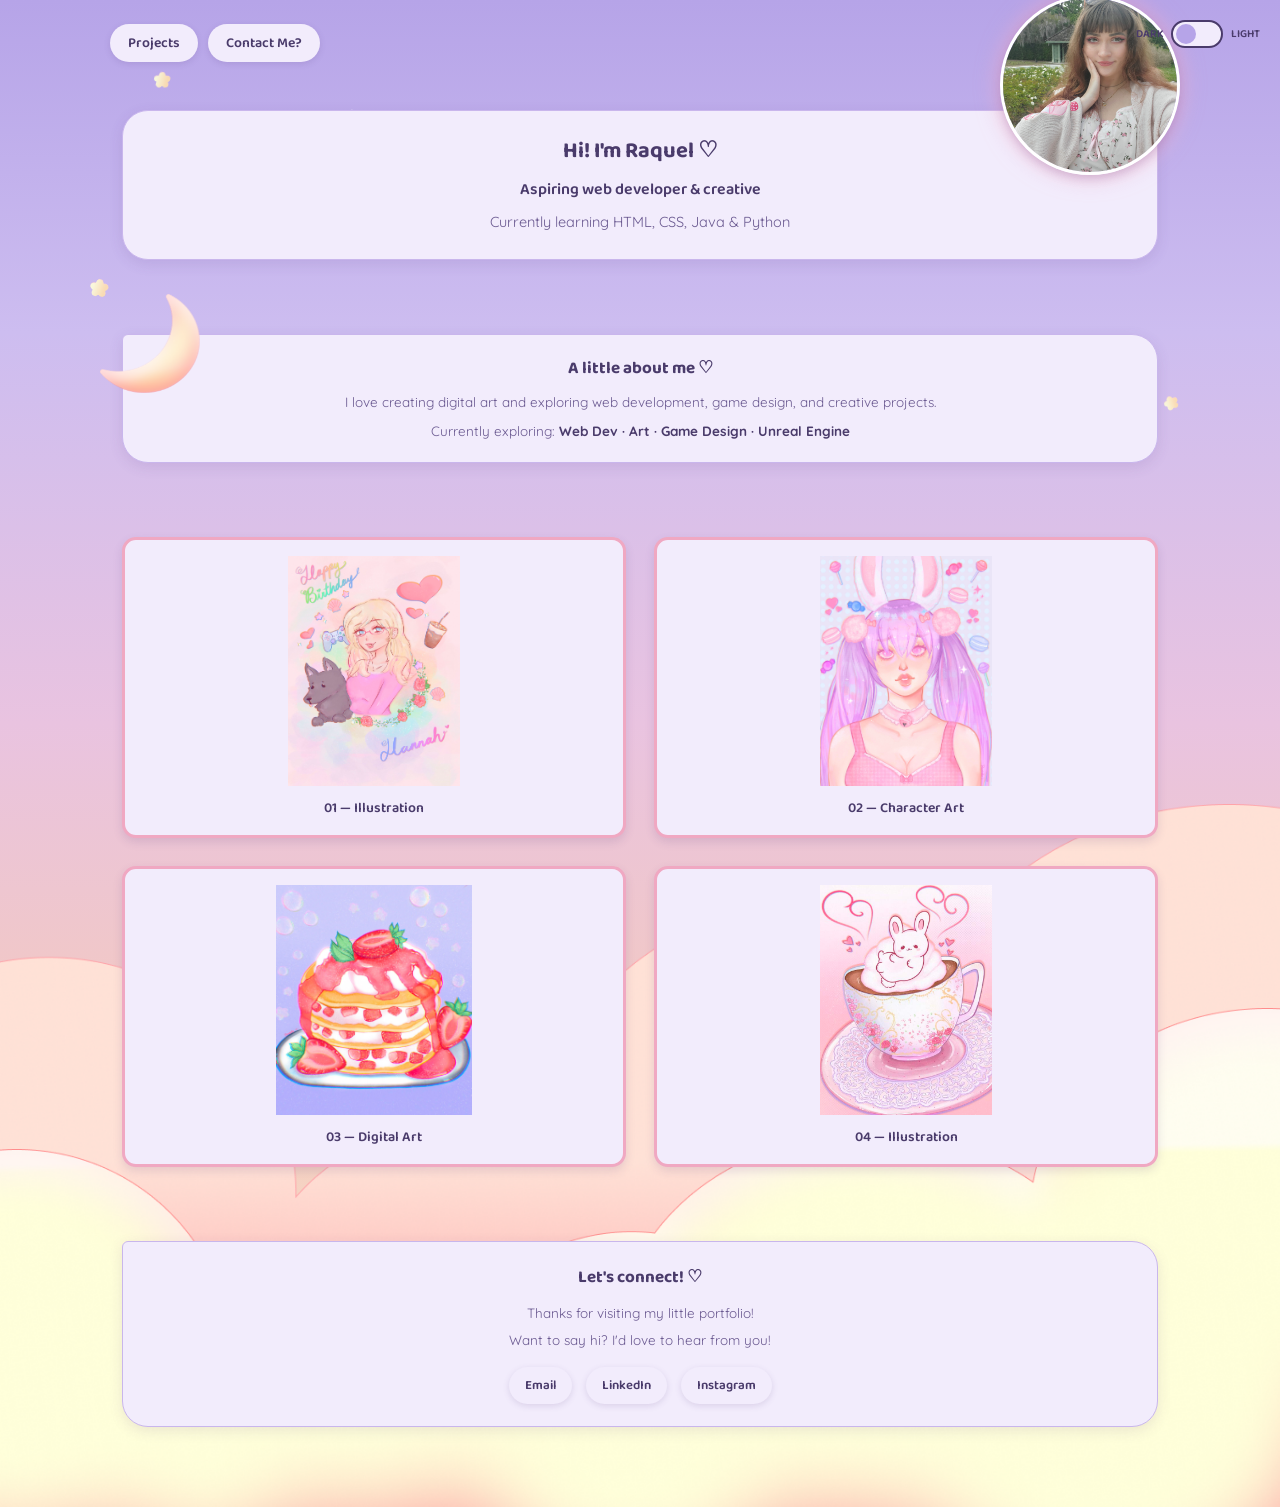
<file: github.html>
<!DOCTYPE html>
<html lang="en">
<head>
    <meta charset="UTF-8">
    <meta name="viewport" content="width=device-width, initial-scale=1.0">

    <title>Raquel's Portfolio</title>

    <link rel="stylesheet" href="style.css">
</head>

<body>

    <!-- ========================================
         BACKGROUND DECORATIONS
         ======================================== -->

    <div class="sparkle-layer" aria-hidden="true">

        <!-- Star decorations -->
        <img src="./Star 2.png" class="bg-star star-1" alt="">
        <img src="./Star 2.png" class="bg-star star-2" alt="">
        <img src="./Star 2.png" class="bg-star star-3" alt="">
        <img src="./Star 2.png" class="bg-star star-4" alt="">
        <img src="./Star 2.png" class="bg-star star-5" alt="">
        <img src="./Star 2.png" class="bg-star star-6" alt="">

        <!-- Small sparkle decorations -->
        <img src="./sparkle.webp" class="bg-star sparkle-1" alt="">
        <img src="./sparkle.webp" class="bg-star sparkle-2" alt="">
        <img src="./sparkle.webp" class="bg-star sparkle-3" alt="">
        <img src="./sparkle.webp" class="bg-star sparkle-4" alt="">
        <img src="./sparkle.webp" class="bg-star sparkle-5" alt="">

    </div>


    <!-- Decorative background clouds -->
    <img
        src="./Union.png"
        alt=""
        class="cloud cloud-top"
        aria-hidden="true"
    >

    <img
        src="./Union2.png"
        alt=""
        class="cloud cloud-bottom"
        aria-hidden="true"
    >


    <!-- ========================================
         MAIN PAGE
         ======================================== -->

    <div class="page">

        <!-- ====================================
             NAVIGATION
             ==================================== -->

        <nav>

            <div class="nav-buttons">

                <a href="#projects">
                    Projects
                </a>

                <a href="#contact">
                    Contact Me?
                </a>

            </div>


            <div class="theme-switcher">

                <span>DARK</span>

                <button
                    class="toggler"
                    id="theme-toggle"
                    aria-label="Toggle dark and light mode"
                    type="button"
                >
                    <span class="circle"></span>
                </button>

                <span>LIGHT</span>

            </div>

        </nav>


        <!-- ====================================
             HERO
             ==================================== -->

        <section class="hero">

            <div class="hero-text">

                <h1>
                    Hi! I'm Raquel ♡
                </h1>

                <h2>
                    Aspiring web developer &amp; creative
                </h2>

                <p>
                    Currently learning HTML, CSS, Java &amp; Python
                </p>

            </div>


            <img
                src="./20260401_122504(2).jpg"
                alt="Raquel"
                class="profile-photo"
            >

        </section>


        <!-- ====================================
             ABOUT ME
             ==================================== -->

        <section class="about">

            <!-- Moon decoration -->
            <img
                src="./Subtract.png"
                alt=""
                class="moon"
                aria-hidden="true"
            >


            <div class="about-card">

                <h2>
                    A little about me ♡
                </h2>

                <p>
                    I love creating digital art and exploring
                    web development, game design, and creative projects.
                </p>

                <p>
                    Currently exploring:
                    <strong>
                        Web Dev · Art · Game Design · Unreal Engine
                    </strong>
                </p>

            </div>

        </section>


        <!-- ====================================
             PROJECTS
             ==================================== -->

        <section id="projects" class="projects">

            <div class="project-grid">


                <!-- Project 1 -->
                <article class="project-card">

                    <img
                        src="./IMG_0615_hannahbday(1).jpg"
                        alt="Illustration project"
                    >

                    <h3>
                        01 — Illustration
                    </h3>

                </article>


                <!-- Project 2 -->
                <article class="project-card">

                    <img
                        src="./unnamed.jpg"
                        alt="Character art project"
                    >

                    <h3>
                        02 — Character Art
                    </h3>

                </article>


                <!-- Project 3 -->
                <article class="project-card">

                    <img
                        src="./unnamedd.jpg"
                        alt="Digital art project"
                    >

                    <h3>
                        03 — Digital Art
                    </h3>

                </article>


                <!-- Project 4 -->
                <article class="project-card">

                    <img
                        src="./1781193701600.jpg"
                        alt="Illustration project"
                    >

                    <h3>
                        04 — Illustration
                    </h3>

                </article>


            </div>

        </section>


        <!-- ====================================
             CONTACT
             ==================================== -->

        <section id="contact" class="contact">

            <div class="contact-card">

                <h2>
                    Let's connect! ♡
                </h2>

                <p>
                    Thanks for visiting my little portfolio!
                </p>

                <p>
                    Want to say hi? I'd love to hear from you!
                </p>


                <div class="socials">

                    <a
                        href="mailto:raquelcurlee@gmail.com"
                        aria-label="Email"
                    >
                        Email
                    </a>

                    <a
                        href="https://www.linkedin.com/in/raquel-curlee-39b08a207/"
                        aria-label="LinkedIn"
                    >
                        LinkedIn
                    </a>

                    <a
                        href="https://www.instagram.com/ms.strawberrypancakes/"
                        aria-label="Instagram"
                    >
                        Instagram
                    </a>

                </div>

            </div>

        </section>

    </div>


    <script src="script.js"></script>

</body>
</html>
</file>
<file: style.css>
/* ==========================================
   FONTS
   ========================================== */

@import url('https://fonts.googleapis.com/css2?family=Baloo+2:wght@500;600;700&family=Quicksand:wght@400;500;600;700&display=swap');


/* ==========================================
   COLOR VARIABLES
   ========================================== */

:root {

    /* Light mode */
    --lavender-deep: #b6a4e8;
    --lavender: #cdbdf0;
    --pink-mid: #e9c3e0;
    --peach: #f3c9c0;
    --cream: #fbe9c9;

    --card-bg: #f2ecfc;
    --card-border: #c9b6ec;
    --pink-border: #f0a8c2;

    --text-deep: #4a3b6b;
    --text-soft: #6b5a91;

    --sparkle: #fceec2;

    --radius-bubble: 26px;
    --radius-photo: 50%;
}


/* ==========================================
   DARK MODE
   ========================================== */

body.dark-mode {

    --lavender-deep: #211a35;
    --lavender: #302448;
    --pink-mid: #49304a;
    --peach: #5a3c4b;
    --cream: #302638;

    --card-bg: #29213d;
    --card-border: #66528a;
    --pink-border: #b86b91;

    --text-deep: #f5eaff;
    --text-soft: #c9b9df;

    --sparkle: #fff1b8;
}


/* ==========================================
   RESET
   ========================================== */

* {
    box-sizing: border-box;
}


/* ==========================================
   BODY
   ========================================== */

body {

    margin: 0;

    font-family: 'Quicksand', sans-serif;

    color: var(--text-deep);

    background:
        linear-gradient(
            180deg,
            var(--lavender-deep) 0%,
            var(--lavender) 22%,
            var(--pink-mid) 48%,
            var(--peach) 70%,
            var(--cream) 100%
        );

    min-height: 100vh;

    display: flex;
    justify-content: center;

    overflow-x: hidden;

    position: relative;

    transition:
        background 0.4s ease,
        color 0.4s ease;
}


/* ==========================================
   PAGE CONTAINER
   ========================================== */

.page {

    width: 100%;

    max-width: 1100px;

    position: relative;

    padding: 24px 20px 60px;

    z-index: 2;
}


/* ==========================================
   BACKGROUND CLOUDS
   ========================================== */

.cloud {

    position: absolute;

    left: 0;

    width: 100%;

    height: auto;

    pointer-events: none;

    object-fit: cover;
}


.cloud-top {

    top: auto;

    bottom: 0;

    left: 0;

    z-index: 1;
}


.cloud-bottom {

    top: auto;

    bottom: 0;

    left: 0;

    z-index: 0;
}


/* ==========================================
    BACKGROUND SPARKLE SYSTEM
   ========================================== */

/*
   This layer covers the screen and places
   the decorations independently from the cards.

   This is what makes the stars feel scattered
   across the whole design instead of being
   attached to one particular section.
*/

.sparkle-layer {

    position: fixed;

    inset: 0;

    width: 100%;
    height: 100%;

    pointer-events: none;

    z-index: 1;
}


.bg-star {

    position: absolute;

    height: auto;

    pointer-events: none;

    opacity: 0.9;
}


/* ==========================================
    LARGE STARS
   ========================================== */

.star-1 {

    top: 8%;
    left: 12%;

    width: 16px;

    transform: rotate(12deg);
}


.star-2 {

    top: 17%;
    right: 15%;

    width: 13px;

    transform: rotate(-10deg);
}


.star-3 {

    top: 31%;
    left: 7%;

    width: 18px;

    transform: rotate(18deg);
}


.star-4 {

    top: 44%;
    right: 8%;

    width: 14px;

    transform: rotate(-15deg);
}


.star-5 {

    top: 63%;
    left: 11%;

    width: 12px;

    transform: rotate(25deg);
}


.star-6 {

    top: 82%;
    right: 13%;

    width: 19px;

    transform: rotate(-12deg);
}


/* ==========================================
    SMALL SPARKLES
   ========================================== */

.sparkle-1 {

    top: 12%;
    left: 27%;

    width: 13px;
}


.sparkle-2 {

    top: 26%;
    right: 27%;

    width: 11px;
}


.sparkle-3 {

    top: 49%;
    left: 23%;

    width: 15px;
}


.sparkle-4 {

    top: 70%;
    right: 27%;

    width: 12px;
}


.sparkle-5 {

    top: 91%;
    left: 25%;

    width: 14px;
}


/* ==========================================
   NAVIGATION
   ========================================== */

nav {

    display: flex;

    align-items: center;

    justify-content: space-between;

    margin-bottom: 28px;

    position: relative;

    z-index: 10;
}


.nav-buttons {

    display: flex;

    gap: 10px;
}


.nav-buttons a {

    text-decoration: none;

    font-family: 'Baloo 2', sans-serif;

    font-weight: 600;

    font-size: 14px;

    color: var(--text-deep);

    background: var(--card-bg);

    padding: 8px 18px;

    border-radius: 999px;

    box-shadow:
        0 2px 6px rgba(90, 60, 130, 0.15);

    transition:
        transform 0.15s ease,
        box-shadow 0.15s ease,
        background-color 0.4s ease,
        color 0.4s ease;
}


.nav-buttons a:hover,
.nav-buttons a:focus-visible {

    transform: translateY(-2px);

    box-shadow:
        0 4px 10px rgba(90, 60, 130, 0.22);
}


/* ==========================================
   HERO
   ========================================== */

.hero,
.about,
.projects,
.contact {

    padding: 20px 12px;
}


.hero {

    position: relative;

    margin-bottom: 34px;
}


.hero-text {

    background: var(--card-bg);

    border: 1.5px solid var(--card-border);

    border-radius: var(--radius-bubble);

    padding: 22px 26px 26px;

    text-align: center;

    box-shadow:
        0 4px 14px rgba(90, 60, 130, 0.12);

    transition:
        background-color 0.4s ease,
        border-color 0.4s ease,
        color 0.4s ease,
        box-shadow 0.4s ease;
}


.hero-text h1 {

    font-family: 'Baloo 2', sans-serif;

    font-size: 22px;

    margin: 0 0 10px;

    color: var(--text-deep);
}


.hero-text h2 {

    font-family: 'Baloo 2', sans-serif;

    font-size: 16px;

    font-weight: 600;

    margin: 0 0 10px;

    color: var(--text-deep);

    line-height: 1.4;
}


.hero-text p {

    font-size: 14.5px;

    margin: 0;

    color: var(--text-soft);

    line-height: 1.5;
}


/* ==========================================
   PROFILE PHOTO
   ========================================== */

.profile-photo {

    width: 180px;

    height: 180px;

    border-radius: var(--radius-photo);

    object-fit: cover;

    object-position: center 20%;

    border: 3px solid #ffffff;

    box-shadow:
        0 4px 10px rgba(90, 60, 130, 0.2),
        0 0 20px 4px rgba(240, 168, 194, 0.55);

    position: absolute;

    top: -95px;

    right: -10px;

    z-index: 5;
}


/* ==========================================
   ABOUT SECTION
   ========================================== */

.about {

    position: relative;

    margin-bottom: 34px;
}


/* ==========================================
   MOON
   ========================================== */

.moon {

    display: block;

    width: 100px;

    height: auto;

    position: absolute;

    top: -20px;

    left: -10px;

    margin: 0;

    z-index: 3;
}


/* ==========================================
   ABOUT CARD
   ========================================== */

.about-card {

    background: var(--card-bg);

    border: 1.5px solid var(--card-border);

    border-radius: var(--radius-bubble);

    border-top-left-radius: 6px;

    padding: 20px 24px;

    text-align: center;

    box-shadow:
        0 4px 14px rgba(90, 60, 130, 0.12);

    transition:
        background-color 0.4s ease,
        border-color 0.4s ease,
        color 0.4s ease,
        box-shadow 0.4s ease;
}


.about-card h2 {

    font-family: 'Baloo 2', sans-serif;

    font-size: 17px;

    margin: 0 0 10px;
}


.about-card p {

    font-size: 13.5px;

    line-height: 1.55;

    margin: 0 0 8px;

    color: var(--text-soft);
}


.about-card p:last-child {

    margin-bottom: 0;
}


.about-card strong {

    color: var(--text-deep);
}


/* ==========================================
   PROJECTS
   ========================================== */

.projects {

    position: relative;

    margin-bottom: 34px;
}


.project-grid {

    display: grid;

    grid-template-columns: 1fr 1fr;

    gap: 16px;
}



/* ==========================================
   PROJECT GRID
   ========================================== */

.project-grid,
.design-grid {

    display: grid;

    grid-template-columns: repeat(2, minmax(0, 1fr));

    gap: 28px;

}


/* ==========================================
   PROJECT CARD CONTAINERS
   ========================================== */

.project-grid .project-card,
.design-grid .project-card {

    display: flex;

    flex-direction: column;

    align-items: center;

    justify-content: flex-start;

    gap: 12px;

    width: 100%;

    min-width: 0;

    padding: 16px;

    margin: 0;

    background: var(--card-bg);

    border: 3px solid var(--pink-border);

    border-radius: 14px;

    text-align: center;

    box-shadow:
        0 4px 10px rgba(90, 60, 130, 0.15);

    transition:
        box-shadow 0.3s ease,
        background-color 0.4s ease,
        border-color 0.4s ease;

}


/* ==========================================
   PROJECT IMAGES
   ========================================== */

.project-grid .project-card img,
.design-grid .project-card img {

    width: 100%;

    height: 230px;

    object-fit: contain;

    border-radius: 10px;

    display: block;

}


/* ==========================================
   PROJECT DESCRIPTIONS
   ========================================== */

.project-grid .project-card h3,
.design-grid .project-card h3 {

    width: 100%;

    font-family: 'Baloo 2', sans-serif;

    font-size: 14px;

    font-weight: 600;

    line-height: 1.5;

    margin: 0;

    color: var(--text-deep);

}


/* ==========================================
   HOVER EFFECT
   ========================================== */

.project-grid .project-card:hover,
.design-grid .project-card:hover {
     
   
    box-shadow:
        0 0 14px rgba(90, 60, 130, 0.18),
        0 0 26px 6px rgba(240, 168, 194, 0.65);
     

}


/* ==========================================
   SLIDE-IN ANIMATION
   ========================================== */

.project-grid .project-card,
.design-grid .project-card {

    opacity: 0;

    animation: slideIntoFrame 0.8s ease forwards;

}


@keyframes slideIntoFrame {

    from {

        opacity: 0;

        transform: translateY(35px);

    }

    to {

        opacity: 1;

        transform: translateY(0);

    }

}


/* STAGGERED ENTRANCE */

.project-grid .project-card:nth-child(1) {
    animation-delay: 0.2s;
}

.project-grid .project-card:nth-child(2) {
    animation-delay: 0.4s;
}

.project-grid .project-card:nth-child(3) {
    animation-delay: 0.6s;
}

.project-grid .project-card:nth-child(4) {
    animation-delay: 0.8s;
}


/* ==========================================
   MOBILE
   ========================================== */

@media (max-width: 560px) {

    .project-grid,
    .design-grid {

        grid-template-columns: 1fr;

        gap: 20px;

    }

    .project-grid .project-card img,
    .design-grid .project-card img {

        height: 250px;

    }

}


/* ==========================================
   GAME PROGRESS
   ========================================== */

.game {

    padding: 20px 12px;

    margin-bottom: 34px;
}


.game-card {

    display: flex;

    align-items: center;

    gap: 18px;

    background: var(--card-bg);

    border: 3px solid var(--pink-border);

    border-radius: 14px;

    padding: 12px;

    box-shadow:
        0 4px 10px rgba(90, 60, 130, 0.15);

    transition:
        background-color 0.4s ease,
        border-color 0.4s ease;
}


.game-video {

    flex: 1.3;
}


.game-video iframe {

    width: 100%;

    aspect-ratio: 16 / 9;

    border: none;

    border-radius: 8px;

    display: block;
}


.game-text {

    flex: 1;

    text-align: left;
}


.game-text h2 {

    font-family: 'Baloo 2', sans-serif;

    font-size: 17px;

    margin: 0 0 10px;

    color: var(--text-deep);
}


.game-text p {

    font-size: 13.5px;

    line-height: 1.55;

    margin: 0 0 8px;

    color: var(--text-soft);
}


.game-text p:last-child {

    margin-bottom: 0;
}


/* Stack video above text on small screens */
@media (max-width: 560px) {

    .game-card {

        flex-direction: column;
    }

    .game-video,
    .game-text {

        flex: none;

        width: 100%;
    }
}
/* ==========================================
     GRAPHIC DESIGN
   ========================================== */
.design {
    position: relative;
    padding: 20px 12px;
    margin-bottom: 34px;
}

.design-grid {
    display: grid;
    grid-template-columns: 1fr 1fr;
    gap: 20px;
}


/* Stack on small screens */
@media (max-width: 560px) {
    .design-grid {
        grid-template-columns: 1fr;
    }
}

/* ==========================================
   TAROT CARD 
   ========================================== */

.tarot {
    padding: 20px 12px;
    margin-bottom: 34px;
    text-align: center;
}

.tarot-scene {
    width: min(280px, 100%);
    margin: 0 auto 18px;
    perspective: 1000px;       
}

.tarot-card {
    display: grid;              
    transform-style: preserve-3d;
    transition: transform 0.8s ease;
}

.tarot-card.is-flipped {
    transform: rotateY(180deg);
}

.tarot-face {
    grid-area: 1 / 1;         
    backface-visibility: hidden;
    -webkit-backface-visibility: hidden;
}


.tarot-front,
.tarot-front:hover {
    transform: rotateY(180deg);
}


.tarot-back:hover {
    transform: none;
}

.tarot-front img {
    aspect-ratio: auto;
    object-fit: contain;
}

.tarot-front h3 {
    font-size: 15px;
    margin: 10px 0 0;
}

.tarot-front h4 {
    font-family: 'Quicksand', sans-serif;
    font-weight: 500;
    font-size: 12.5px;
    line-height: 1.45;
    margin: 6px 8px 4px;
    color: var(--text-soft);
}


.tarot-back {
    position: relative;
    min-height: 420px;
}

.back-art {
    position: absolute;
    inset: 8px;
    border-radius: 8px;
    border: 2px dashed rgba(255, 255, 255, 0.8);
    background: linear-gradient(160deg, var(--lavender) 0%, var(--pink-mid) 60%, var(--peach) 100%);
    display: grid;
    place-items: center;
    font-size: 64px;
    color: #ffffff;
    text-shadow: 0 0 14px var(--pink-border);
}


.draw-btn {
    font-family: 'Baloo 2', sans-serif;
    font-weight: 600;
    font-size: 14px;
    color: var(--text-deep);
    background: var(--card-bg);
    border: none;
    padding: 9px 22px;
    border-radius: 999px;
    cursor: pointer;
    box-shadow: 0 2px 6px rgba(90, 60, 130, 0.15);
    transition: transform 0.15s ease, background-color 0.4s ease, color 0.4s ease;
   .space-bottom {
  margin-bottom: 20px;
}
}

.draw-btn:hover,
.draw-btn:focus-visible {
    transform: translateY(-2px);
}

@media (prefers-reduced-motion: reduce) {
    .tarot-card { transition: none; }
}

.tarot-info {

    background: var(--card-bg);

    border: 1.5px solid var(--card-border);

    border-radius: var(--radius-bubble);

    border-top-left-radius: 6px;

    padding: 18px 20px;

    text-align: center;

    box-shadow:
        0 4px 14px rgba(90, 60, 130, 0.12);

    transition:
        background-color 0.4s ease,
        border-color 0.4s ease,
        color 0.4s ease,
        box-shadow 0.4s ease;
}
.tarot-face {

    background: var(--card-bg);

    border: 3px solid var(--pink-border);

    border-radius: 14px;

    padding: 8px;

    text-align: center;

    box-shadow:
        0 4px 10px rgba(90, 60, 130, 0.15);

}
/* ==========================================
   CONTACT
   ========================================== */

.contact {

    position: relative;
}


.contact-card {

    background: var(--card-bg);

    border: 1.5px solid var(--card-border);

    border-radius: var(--radius-bubble);

    border-top-left-radius: 6px;

    padding: 22px 24px;

    text-align: center;

    box-shadow:
        0 4px 14px rgba(90, 60, 130, 0.12);

    transition:
        background-color 0.4s ease,
        border-color 0.4s ease,
        color 0.4s ease,
        box-shadow 0.4s ease;
}


.contact-card h2 {

    font-family: 'Baloo 2', sans-serif;

    font-size: 17px;

    margin: 0 0 12px;
}


.contact-card p {

    font-size: 13.5px;

    line-height: 1.55;

    margin: 0 0 6px;

    color: var(--text-soft);
}

.hidden {
    display: none;
}

/* ==========================================
   SOCIAL LINKS
   ========================================== */

.socials {

    display: flex;

    justify-content: center;

    gap: 14px;

    margin-top: 16px;
}


.socials a {

    text-decoration: none;

    font-family: 'Baloo 2', sans-serif;

    font-weight: 600;

    font-size: 13px;

    color: var(--text-deep);

    background: var(--card-bg);

    padding: 8px 16px;

    border-radius: 999px;

    box-shadow:
        0 2px 6px rgba(90, 60, 130, 0.15);

    transition:
        transform 0.15s ease,
        background-color 0.4s ease,
        color 0.4s ease;
}


.socials a:hover,
.socials a:focus-visible {

    transform: translateY(-2px);
}


/* ==========================================
   DARK MODE SWITCH
   ========================================== */

.theme-switcher {

    position: fixed;

    top: 20px;

    right: 20px;

    display: flex;

    align-items: center;

    gap: 8px;

    font-family: 'Baloo 2', sans-serif;

    font-size: 11px;

    font-weight: 600;

    color: var(--text-deep);

    z-index: 10000;
}


.toggler {

    width: 52px;

    height: 28px;

    padding: 0;

    border: 2px solid var(--text-deep);

    border-radius: 999px;

    background: var(--card-bg);

    cursor: pointer;

    position: relative;

    display: block;

    z-index: 100;

    transition:
        background-color 0.3s ease,
        border-color 0.3s ease;
}


.circle {

    width: 20px;

    height: 20px;

    position: absolute;

    top: 2px;

    left: 3px;

    border-radius: 50%;

    background: var(--lavender-deep);

    transition:
        transform 0.3s ease,
        background-color 0.3s ease;
}


body.dark-mode .circle {

    transform: translateX(23px);

    background: var(--pink-border);
}


/* ==========================================
   RAINBOW CURSOR SPARKLE
   ========================================== */

.rainbow-sparkle {

    position: fixed;

    width: 20px;

    height: 20px;

    pointer-events: none;

    z-index: 999999;

    transform: translate(-50%, -50%);

    background-color: hotpink;

    clip-path: polygon(
        50% 0%,
        60% 40%,
        100% 50%,
        60% 60%,
        50% 100%,
        40% 60%,
        0% 50%,
        40% 40%
    );

    filter:
        drop-shadow(0 0 4px hotpink)
        drop-shadow(0 0 8px hotpink);

    animation:
        rainbowSparkle 1s ease-out forwards;
}


@keyframes rainbowSparkle {

    0% {

        opacity: 1;

        transform:
            translate(-50%, -50%)
            scale(0.3)
            rotate(0deg);
    }


    30% {

        opacity: 1;

        transform:
            translate(-50%, -50%)
            scale(1.3)
            rotate(30deg);
    }


    100% {

        opacity: 0;

        transform:
            translate(-50%, -50%)
            scale(0)
            rotate(90deg);
    }
}


/* ==========================================
   REDUCED MOTION
   ========================================== */

@media (prefers-reduced-motion: reduce) {

    .nav-buttons a,
    .socials a,
    .project-card {

        transition: none;
    }

}


/* ==========================================
   MOBILE
   ========================================== */

@media (max-width: 360px) {

    .page {

        padding:
            18px
            14px
            50px;
    }


    .profile-photo {

        width: 92px;

        height: 92px;

        border-radius: var(--radius-photo);

        object-fit: cover;

        border: 3px solid #ffffff;

        box-shadow:
            0 4px 10px rgba(90, 60, 130, 0.2),
            0 0 20px 4px rgba(240, 168, 194, 0.55);

        position: absolute;

        top: -20px;

        right: 4px;
    }


    .sparkle-layer {

        opacity: 0.8;
    }


    .project-grid {

        gap: 10px;
    }


    .nav-buttons {

        gap: 6px;
    }


    .nav-buttons a {

        padding:
            7px
            12px;

        font-size: 12px;
    }

}

/*  FLOAT EFFECT */

.project-card img {
    transition:
        transform 0.2s ease,
        box-shadow 0.2s ease;
}

.project-card img:hover {
    transform: translateY(-4px);
    box-shadow:
        0 6px 14px rgba(90, 60, 130, 0.18),
        0 0 18px rgba(240, 168, 194, 0.35);
}

.hidden {
    display: none !important;
}

.project-image {
    width: 100%;
    min-width: 0;
    max-width: 100%;
}

#server-code {
   display: block;
    box-sizing: border-box;
    width: 100%;
    max-width: 100%;
    height: 280px;
    margin: 15px 0;
    padding: 12px;
    overflow-x: auto; /* Horizontal scrollbar stays inside the dark box */
    overflow-y: auto;
    white-space: pre; /* Keeps code formatting intact while scrolling horizontally */
    text-align: left;
    background: #2b2340;
    color: #f5eaff;
    border-radius: 10px;
    font-size: 12px;
}

#server-code code {
    display: block;
    width: max-content; /* Lets content scroll horizontally inside #server-code without stretching it */
    min-width: 100%;
}

#toggle-btn {
    margin-top: 10px;
    padding: 7px 20px;
    border-radius: 999px;
    border: 2px solid var(--pink-border);
    background: var(--card-bg);
    color: var(--text-deep);
    font-family: 'Baloo 2', sans-serif;
    cursor: pointer;
}



/* ==========================================
  WEATHER APP
   ========================================== */

#weather-container {
    background: #FFF0F5;
    border-radius: 10px;
    text-align: center;
    padding: 20px;


}


#city-input {
    padding: 10px;
    width: 200px;
    border: 1px solid lightgray;
    border-radius: 5px;

}

#search-button {
    padding: 10px;
    border: none;
    background-color: plum;
    color: white;
    border-radius: 5px;

}
</file>
